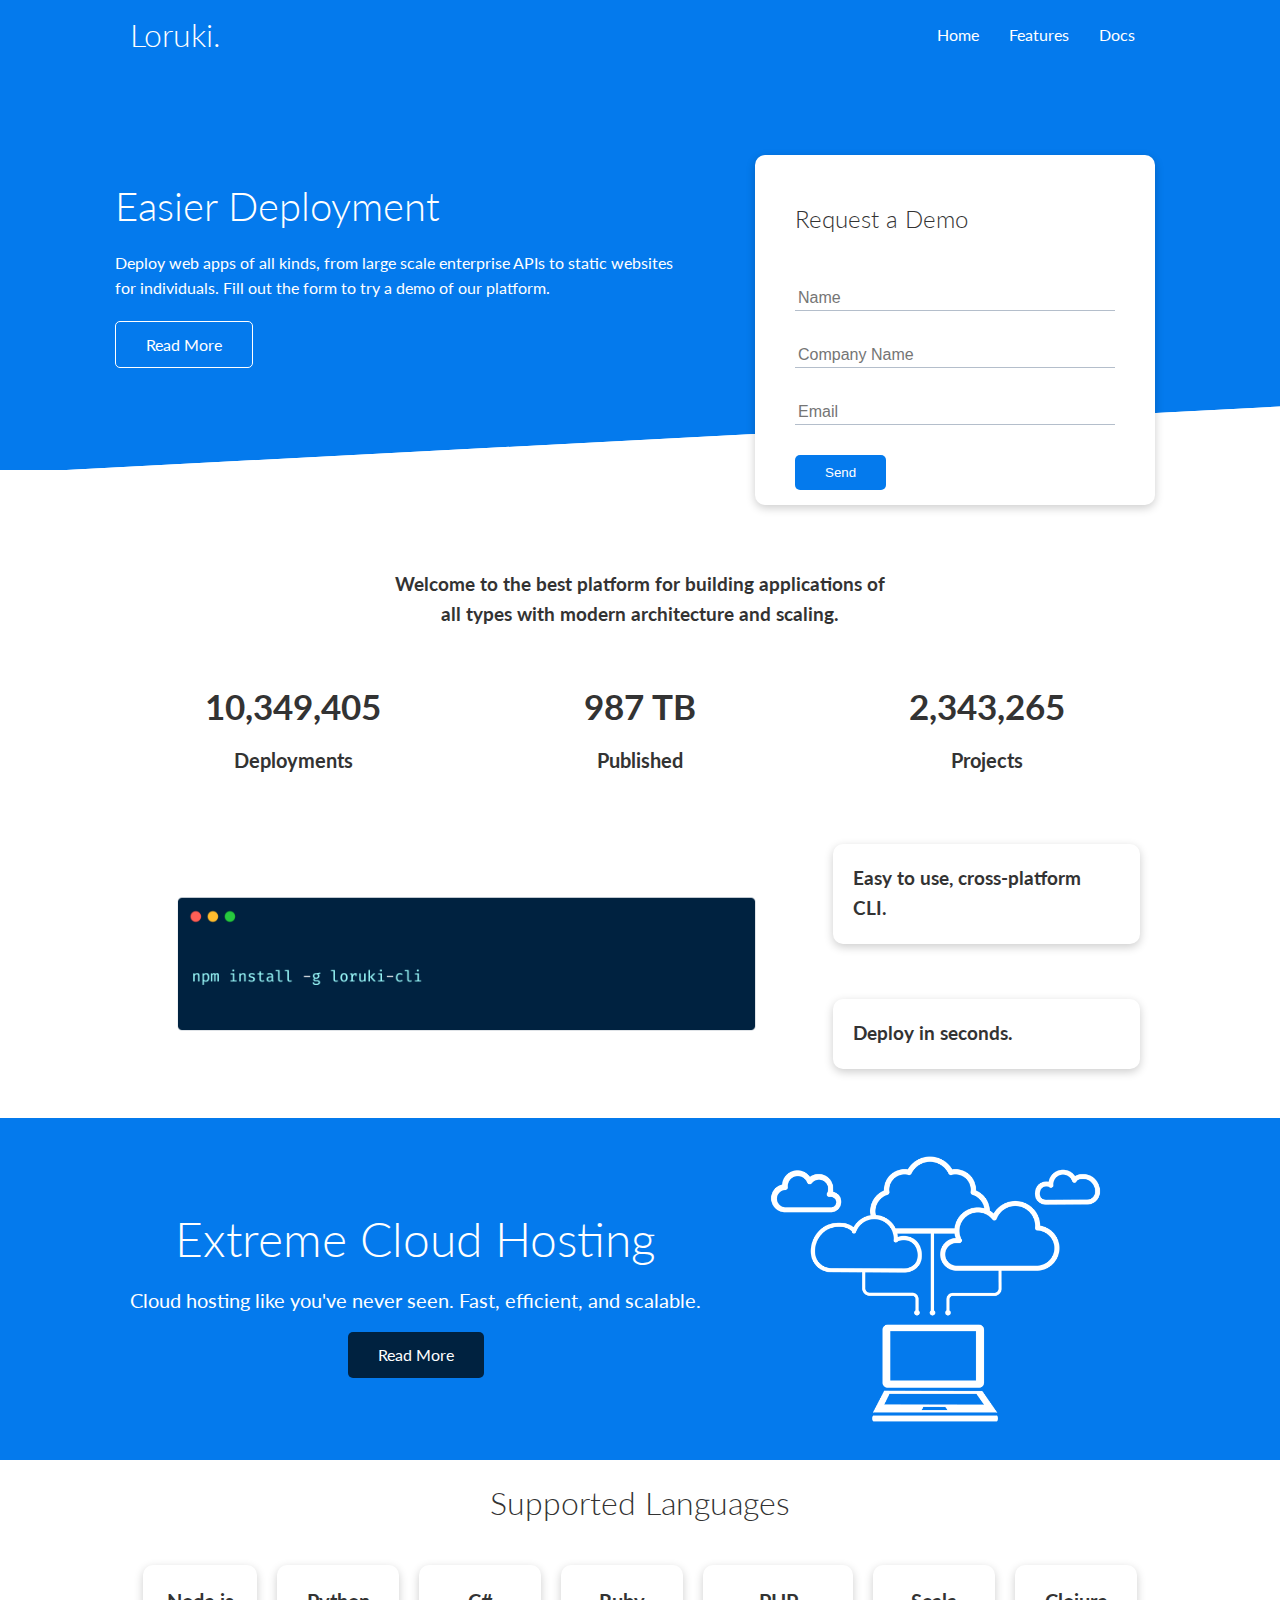
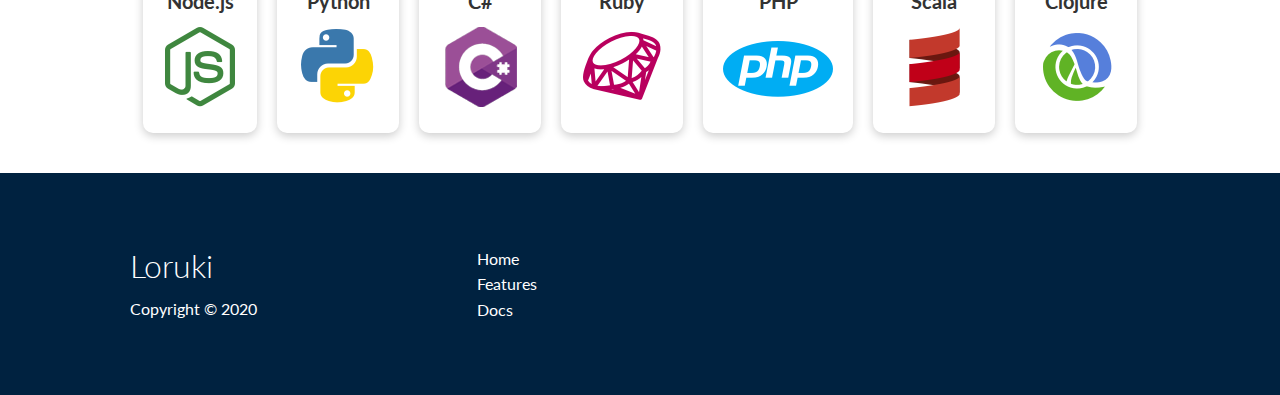
<file: index.html>
<!DOCTYPE html>
<html lang="en">
  <head>
    <meta charset="UTF-8" />
    <meta name="viewport" content="width=device-width, initial-scale=1.0" />
    <link rel="stylesheet" href="css/utilities.css" />
    <link rel="stylesheet" href="css/style.css" />
    <link
      rel="stylesheet"
      href="https://cdnjs.cloudflare.com/ajax/libs/font-awesome/5.15.1/css/all.min.css"
      integrity="sha512-+4zCK9k+qNFUR5X+cKL9EIR+ZOhtIloNl9GIKS57V1MyNsYpYcUrUeQc9vNfzsWfV28IaLL3i96P9sdNyeRssA=="
      crossorigin="anonymous"
    />
    <title>Loruki | Cloud Hosting for Everyone</title>
  </head>
  <body>
    <!-- Navbar -->
    <div class="navbar">
      <div class="container flex">
        <h1 class="logo">Loruki.</h1>
        <nav>
          <ul>
            <li><a href="index.html">Home</a></li>
            <li><a href="features.html">Features</a></li>
            <li><a href="docs.html">Docs</a></li>
          </ul>
        </nav>
      </div>
    </div>

    <!-- Showcase -->
    <section class="showcase">
      <div class="container grid">
        <div class="showcase-text">
          <h1>Easier Deployment</h1>
          <p>
            Deploy web apps of all kinds, from large scale enterprise APIs to
            static websites for individuals. Fill out the form to try a demo of
            our platform.
          </p>
          <a href="features.html" class="btn btn-outline">Read More</a>
        </div>
        <div class="showcase-form card">
          <h2>Request a Demo</h2>
          <form
            name="contact"
            netlify-honeypot="bot-field"
            method="POST"
            data-netlify="true"
          >
            <input type="hidden" name="form-name" value="contact" />
            <p class="hidden">
              <label
                >Don’t fill this out if you're human: <input name="bot-field"
              /></label>
            </p>
            <div class="form-control">
              <input type="text" name="name" placeholder="Name" required />
            </div>
            <div class="form-control">
              <input
                type="text"
                name="company"
                placeholder="Company Name"
                required
              />
            </div>
            <div class="form-control">
              <input type="email" name="email" placeholder="Email" required />
            </div>
            <input type="submit" value="Send" class="btn btn-primary" />
          </form>
        </div>
      </div>
    </section>
    <!-- Stats  -->
    <section class="stats">
      <div class="container">
        <h3 class="stats-heading text-center my-1">
          Welcome to the best platform for building applications of all types
          with modern architecture and scaling.
        </h3>

        <div class="grid grid-3 text-center my-4">
          <div>
            <i class="fas fa-server fa-3x"></i>
            <h3>10,349,405</h3>
            <p class="text-secondary">Deployments</p>
          </div>
          <div>
            <i class="fas fa-upload fa-3x"></i>
            <h3>987 TB</h3>
            <p class="text-secondary">Published</p>
          </div>
          <div>
            <i class="fas fa-project-diagram fa-3x"></i>
            <h3>2,343,265</h3>
            <p class="text-secondary">Projects</p>
          </div>
        </div>
      </div>
    </section>

    <!-- CLI  -->
    <section class="cli">
      <div class="container grid">
        <img src="images/cli.png" alt="CLI Image" />
        <div class="card">
          <h3>Easy to use, cross-platform CLI.</h3>
        </div>
        <div class="card">
          <h3>Deploy in seconds.</h3>
        </div>
      </div>
    </section>

    <!-- Cloud  -->
    <section class="cloud bg-primary my-2 py-2">
      <div class="container grid">
        <div class="text-center">
          <h2 class="text-lg">Extreme Cloud Hosting</h2>
          <p class="lead my-1">
            Cloud hosting like you've never seen. Fast, efficient, and scalable.
          </p>
          <a href="features.html" class="btn btn-dark">Read More</a>
        </div>
        <img src="images/cloud.png" alt="Cloud" />
      </div>
    </section>

    <!-- Languages -->
    <section class="languages">
      <h2 class="text-md text-center my-2">Supported Languages</h2>
      <div class="container flex">
        <div class="card">
          <h4>Node.js</h4>
          <img src="images/logos/node.png" alt="Node.js" />
        </div>
        <div class="card">
          <h4>Python</h4>
          <img src="images/logos/python.png" alt="Python" />
        </div>
        <div class="card">
          <h4>C#</h4>
          <img src="images/logos/csharp.png" alt="C#" />
        </div>
        <div class="card">
          <h4>Ruby</h4>
          <img src="images/logos/ruby.png" alt="Ruby" />
        </div>
        <div class="card">
          <h4>PHP</h4>
          <img src="images/logos/php.png" alt="PHP" />
        </div>
        <div class="card">
          <h4>Scala</h4>
          <img src="images/logos/scala.png" alt="Scala" />
        </div>
        <div class="card">
          <h4>Clojure</h4>
          <img src="images/logos/clojure.png" alt="Clojure" />
        </div>
      </div>
    </section>

    <!-- Footer -->

    <footer class="footer bg-dark py-5">
      <div class="container grid grid-3">
        <div>
          <h1>Loruki</h1>
          <p>Copyright &copy; 2020</p>
        </div>

        <nav>
          <ul>
            <li><a href="index.html">Home</a></li>
            <li><a href="features.html">Features</a></li>
            <li><a href="docs.html">Docs</a></li>
          </ul>
        </nav>

        <div class="social">
          <a href="#"><i class="fab fa-github fa-2x"></i></a>
          <a href="#"><i class="fab fa-facebook fa-2x"></i></a>
          <a href="#"><i class="fab fa-instagram fa-2x"></i></a>
          <a href="#"><i class="fab fa-twitter fa-2x"></i></a>
        </div>
      </div>
    </footer>
  </body>
</html>
</file>
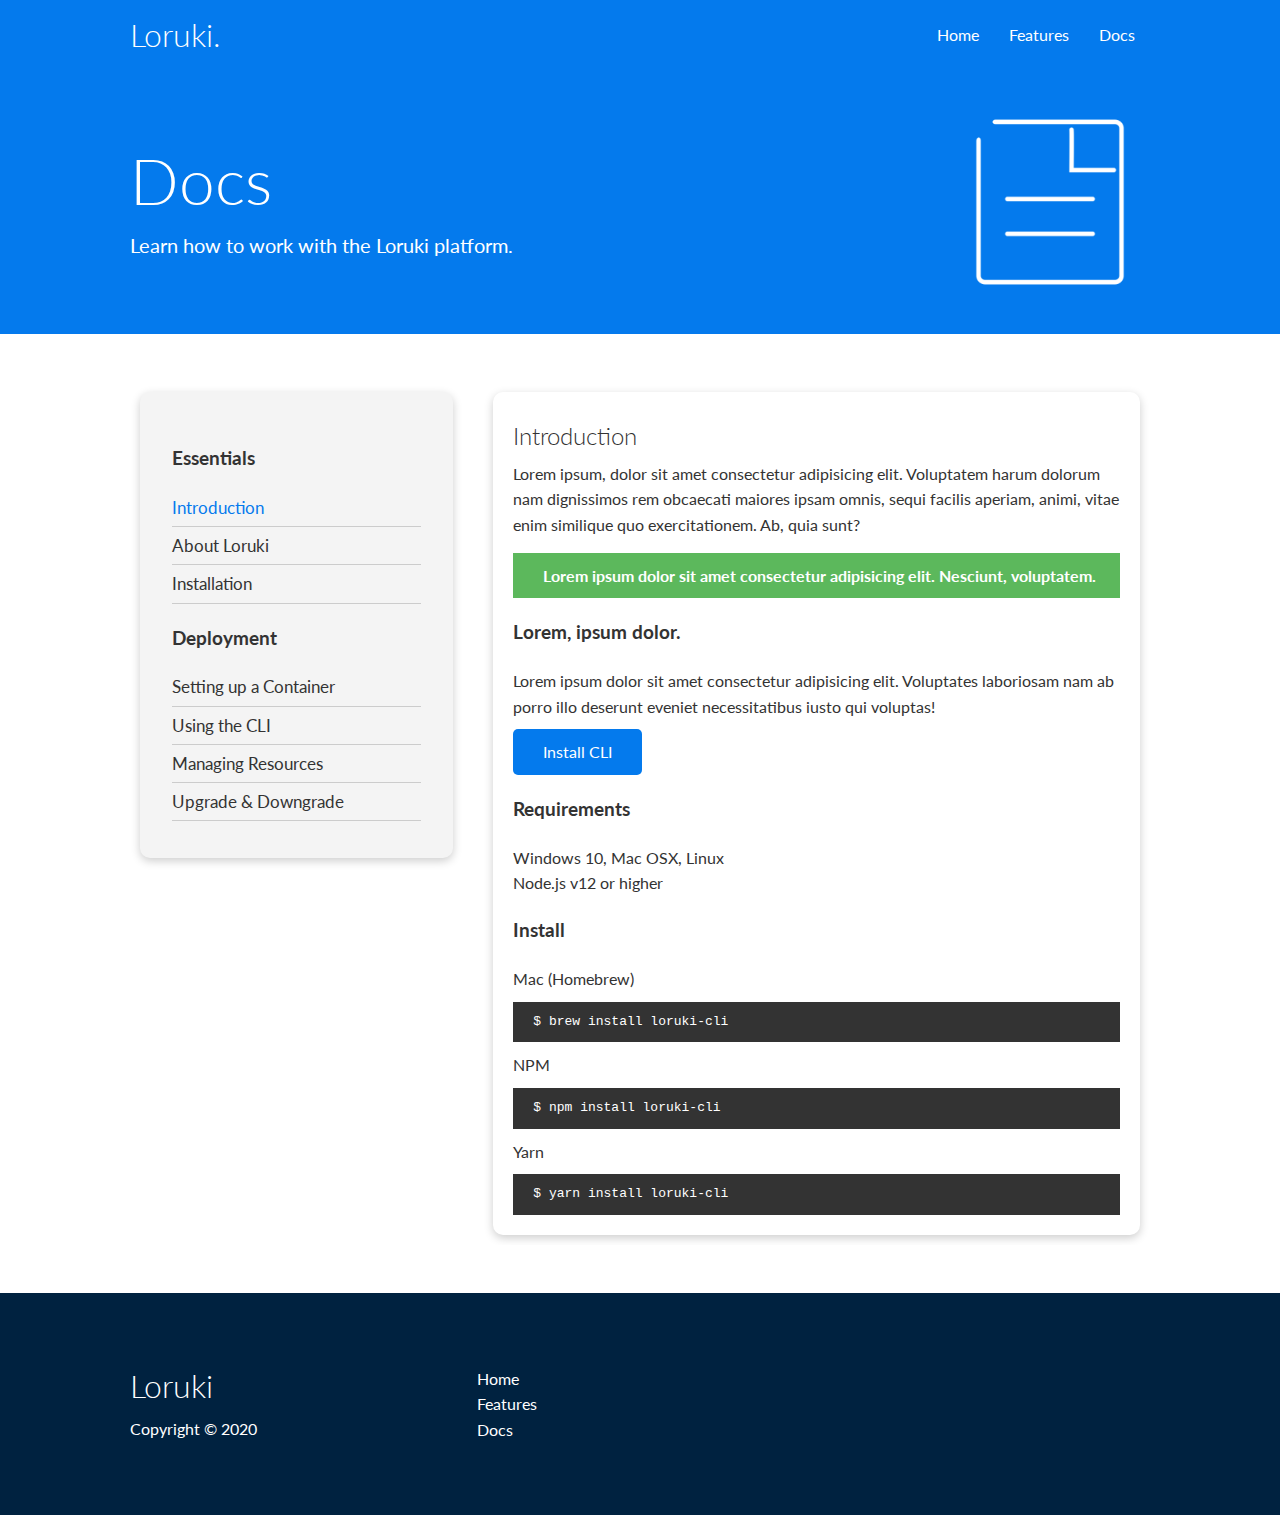
<file: docs.html>
<!DOCTYPE html>
<html lang="en">
  <head>
    <meta charset="UTF-8" />
    <meta name="viewport" content="width=device-width, initial-scale=1.0" />
    <link rel="stylesheet" href="css/utilities.css" />
    <link rel="stylesheet" href="css/style.css" />
    <link
      rel="stylesheet"
      href="https://cdnjs.cloudflare.com/ajax/libs/font-awesome/5.15.1/css/all.min.css"
      integrity="sha512-+4zCK9k+qNFUR5X+cKL9EIR+ZOhtIloNl9GIKS57V1MyNsYpYcUrUeQc9vNfzsWfV28IaLL3i96P9sdNyeRssA=="
      crossorigin="anonymous"
    />
    <title>Loruki | Cloud Hosting for Everyone</title>
  </head>
  <body>
    <!-- Navbar -->
    <div class="navbar">
      <div class="container flex">
        <h1 class="logo">Loruki.</h1>
        <nav>
          <ul>
            <li><a href="index.html">Home</a></li>
            <li><a href="features.html">Features</a></li>
            <li><a href="docs.html">Docs</a></li>
          </ul>
        </nav>
      </div>
    </div>

    <!-- Header  -->
    <section class="docs-header bg-primary py-3">
      <div class="container grid">
        <div>
          <h1 class="text-xl">Docs</h1>
          <p class="lead">Learn how to work with the Loruki platform.</p>
        </div>
        <img src="images/docs.png" alt="Server" />
      </div>
    </section>

    <!-- Main -->
    <section class="docs-main my-4">
      <div class="container grid">
        <div class="card bg-light p-3">
          <h3 class="my-2">Essentials</h3>
          <nav>
            <ul>
              <li><a href="#" class="text-primary">Introduction</a></li>
              <li><a href="#">About Loruki</a></li>
              <li><a href="#">Installation</a></li>
            </ul>
          </nav>
          <h3 class="my-2">Deployment</h3>
          <nav>
            <ul>
              <li><a href="#">Setting up a Container</a></li>
              <li><a href="#">Using the CLI</a></li>
              <li><a href="#">Managing Resources</a></li>
              <li><a href="#">Upgrade & Downgrade</a></li>
            </ul>
          </nav>
        </div>
        <div class="card">
          <h2>Introduction</h2>
          <p>
            Lorem ipsum, dolor sit amet consectetur adipisicing elit. Voluptatem
            harum dolorum nam dignissimos rem obcaecati maiores ipsam omnis,
            sequi facilis aperiam, animi, vitae enim similique quo
            exercitationem. Ab, quia sunt?
          </p>
          <div class="alert alert-success">
            <i class="fas fa-info"></i>Lorem ipsum dolor sit amet consectetur
            adipisicing elit. Nesciunt, voluptatem.
          </div>

          <h3>Lorem, ipsum dolor.</h3>
          <p>
            Lorem ipsum dolor sit amet consectetur adipisicing elit. Voluptates
            laboriosam nam ab porro illo deserunt eveniet necessitatibus iusto
            qui voluptas!
          </p>
          <a href="#" class="btn btn-primary">Install CLI</a>

          <h3>Requirements</h3>
          <ul>
            <li>Windows 10, Mac OSX, Linux</li>
            <li>Node.js v12 or higher</li>
          </ul>

          <h3>Install</h3>
          <p>Mac (Homebrew)</p>
          <pre><code>$ brew install loruki-cli</code></pre>
          <p>NPM</p>
          <pre><code>$ npm install loruki-cli</code></pre>
          <p>Yarn</p>
          <pre><code>$ yarn install loruki-cli</code></pre>
        </div>
      </div>
    </section>

    <!-- Footer -->

    <footer class="footer bg-dark py-5">
      <div class="container grid grid-3">
        <div>
          <h1>Loruki</h1>
          <p>Copyright &copy; 2020</p>
        </div>

        <nav>
          <ul>
            <li><a href="index.html">Home</a></li>
            <li><a href="features.html">Features</a></li>
            <li><a href="docs.html">Docs</a></li>
          </ul>
        </nav>

        <div class="social">
          <a href="#"><i class="fab fa-github fa-2x"></i></a>
          <a href="#"><i class="fab fa-facebook fa-2x"></i></a>
          <a href="#"><i class="fab fa-instagram fa-2x"></i></a>
          <a href="#"><i class="fab fa-twitter fa-2x"></i></a>
        </div>
      </div>
    </footer>
  </body>
</html>
</file>
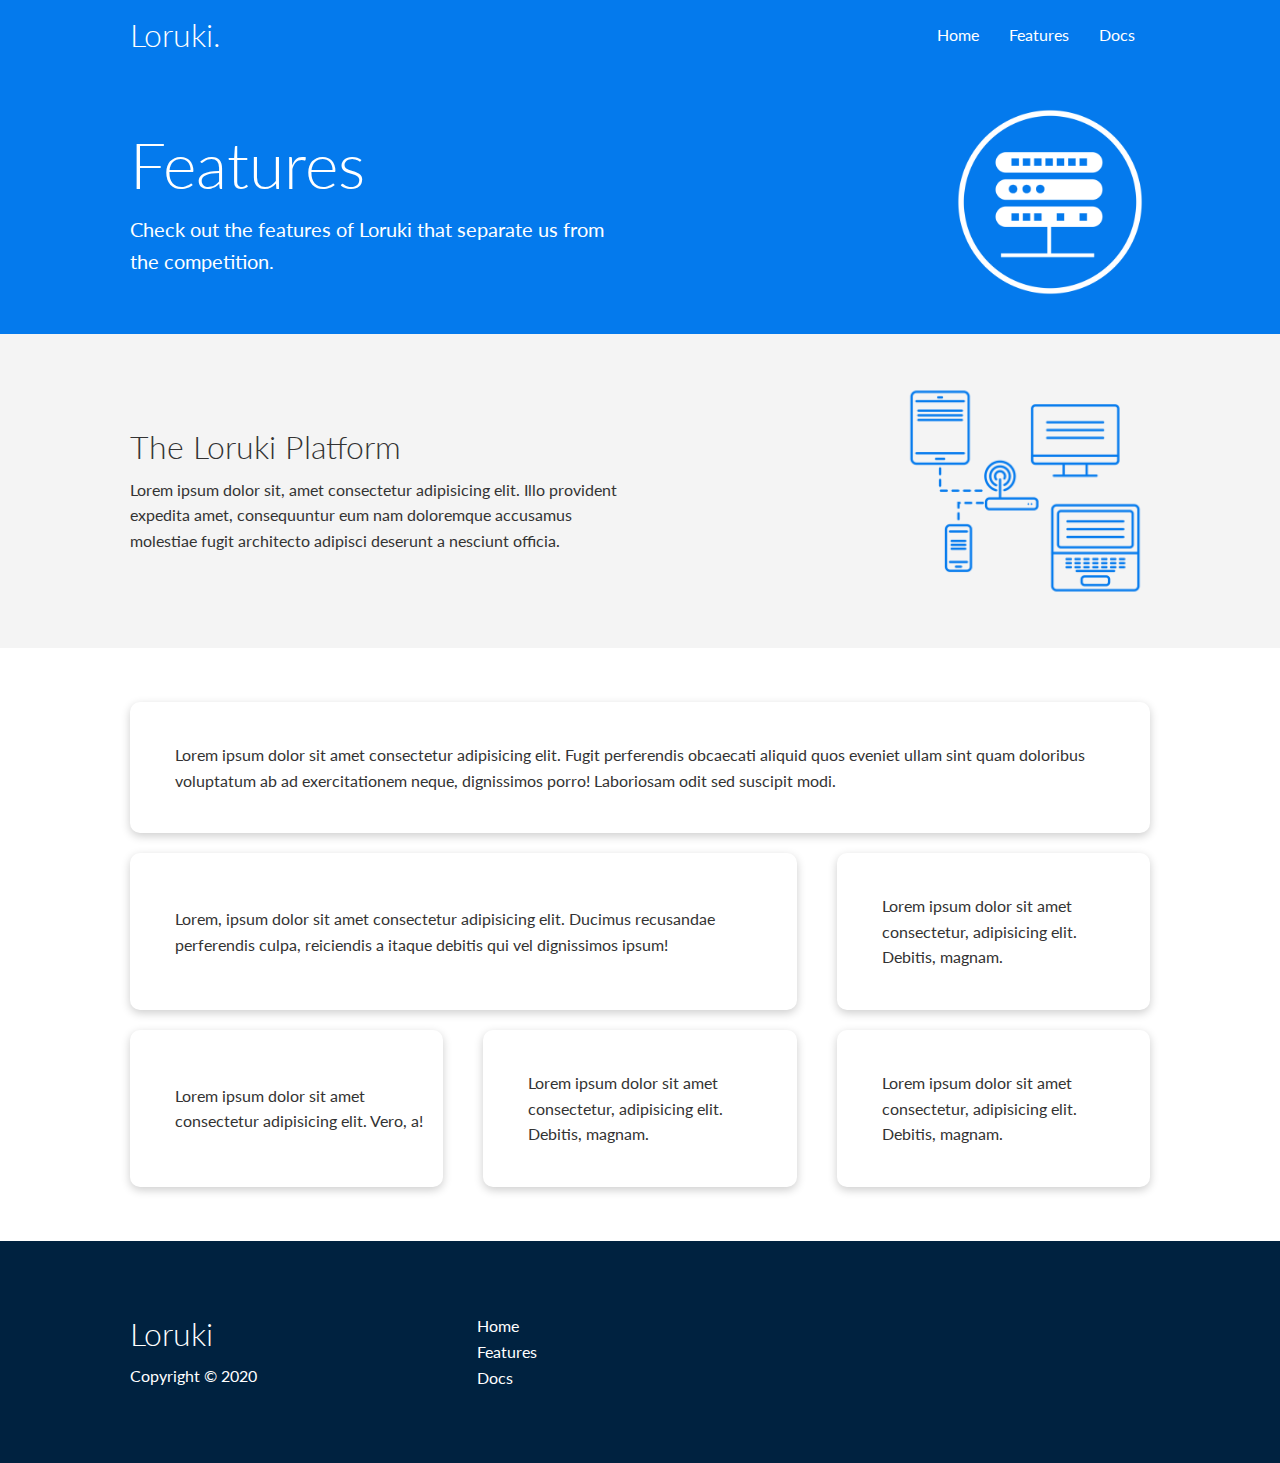
<file: features.html>
<!DOCTYPE html>
<html lang="en">
  <head>
    <meta charset="UTF-8" />
    <meta name="viewport" content="width=device-width, initial-scale=1.0" />
    <link rel="stylesheet" href="css/utilities.css" />
    <link rel="stylesheet" href="css/style.css" />
    <link
      rel="stylesheet"
      href="https://cdnjs.cloudflare.com/ajax/libs/font-awesome/5.15.1/css/all.min.css"
      integrity="sha512-+4zCK9k+qNFUR5X+cKL9EIR+ZOhtIloNl9GIKS57V1MyNsYpYcUrUeQc9vNfzsWfV28IaLL3i96P9sdNyeRssA=="
      crossorigin="anonymous"
    />
    <title>Loruki | Cloud Hosting for Everyone</title>
  </head>
  <body>
    <!-- Navbar -->
    <div class="navbar">
      <div class="container flex">
        <h1 class="logo">Loruki.</h1>
        <nav>
          <ul>
            <li><a href="index.html">Home</a></li>
            <li><a href="features.html">Features</a></li>
            <li><a href="docs.html">Docs</a></li>
          </ul>
        </nav>
      </div>
    </div>

    <!-- Header  -->
    <section class="features-header bg-primary py-3">
      <div class="container grid">
        <div>
          <h1 class="text-xl">Features</h1>
          <p class="lead">
            Check out the features of Loruki that separate us from the
            competition.
          </p>
        </div>
        <img src="images/server.png" alt="Server" />
      </div>
    </section>

    <!-- Sub-header -->
    <section class="features-subheader bg-light py-3">
      <div class="container grid">
        <div>
          <h1 class="text-md">The Loruki Platform</h1>
          <p>
            Lorem ipsum dolor sit, amet consectetur adipisicing elit. Illo
            provident expedita amet, consequuntur eum nam doloremque accusamus
            molestiae fugit architecto adipisci deserunt a nesciunt officia.
          </p>
        </div>
        <img src="images/server2.png" alt="Server" />
      </div>
    </section>

    <!-- Main -->
    <section class="features-main my-2">
      <div class="container grid grid-3">
        <div class="card flex">
          <i class="fas fa-server fa-3x"></i>
          <p>
            Lorem ipsum dolor sit amet consectetur adipisicing elit. Fugit
            perferendis obcaecati aliquid quos eveniet ullam sint quam doloribus
            voluptatum ab ad exercitationem neque, dignissimos porro! Laboriosam
            odit sed suscipit modi.
          </p>
        </div>
        <div class="card flex">
          <i class="fas fa-network-wired fa-3x"></i>
          <p>
            Lorem, ipsum dolor sit amet consectetur adipisicing elit. Ducimus
            recusandae perferendis culpa, reiciendis a itaque debitis qui vel
            dignissimos ipsum!
          </p>
        </div>
        <div class="card flex">
          <i class="fas fa-laptop-code fa-3x"></i>
          <p>
            Lorem ipsum dolor sit amet consectetur, adipisicing elit. Debitis,
            magnam.
          </p>
        </div>
        <div class="card flex">
          <i class="fas fa-database fa-3x"></i>
          <p>
            Lorem ipsum dolor sit amet consectetur adipisicing elit. Vero, a!
          </p>
        </div>
        <div class="card flex">
          <i class="fas fa-power-off fa-3x"></i>
          <p>
            Lorem ipsum dolor sit amet consectetur, adipisicing elit. Debitis,
            magnam.
          </p>
        </div>
        <div class="card flex">
          <i class="fas fa-upload fa-3x"></i>
          <p>
            Lorem ipsum dolor sit amet consectetur, adipisicing elit. Debitis,
            magnam.
          </p>
        </div>
      </div>
    </section>

    <!-- Footer -->

    <footer class="footer bg-dark py-5">
      <div class="container grid grid-3">
        <div>
          <h1>Loruki</h1>
          <p>Copyright &copy; 2020</p>
        </div>

        <nav>
          <ul>
            <li><a href="index.html">Home</a></li>
            <li><a href="features.html">Features</a></li>
            <li><a href="docs.html">Docs</a></li>
          </ul>
        </nav>

        <div class="social">
          <a href="#"><i class="fab fa-github fa-2x"></i></a>
          <a href="#"><i class="fab fa-facebook fa-2x"></i></a>
          <a href="#"><i class="fab fa-instagram fa-2x"></i></a>
          <a href="#"><i class="fab fa-twitter fa-2x"></i></a>
        </div>
      </div>
    </footer>
  </body>
</html>
</file>
<file: css/utilities.css>
:root {
  --primary-color: #047aed;
  --secondary-color: ##1c3fa8;
  --dark-color: #002240;
  --light-color: #f4f4f4;
  --text-primary: #fff;
  --text-secondary: #333;
  --success-color: #5cb85c;
  --error-color: #d9534f;
}

.alert {
  background-color: var(--light-color);
  padding: 10px 20px;
  font-weight: bold;
  margin: 15px 0;
}

.alert i {
  margin-right: 10px;
}

.alert-success {
  background-color: var(--success-color);
  color: #fff;
}

.alert-error {
  background-color: var(--error-color);
  color: #fff;
}

.btn {
  display: inline-block;
  padding: 10px 30px;
  cursor: pointer;
  background: var(--primary-color);
  color: var(--text-primary);
  border: none;
  border-radius: 5px;
}

.btn:hover {
  transform: scale(0.98);
}

.card {
  background-color: #fff;
  border-radius: 10px;
  box-shadow: 0 3px 10px rgba(0, 0, 0, 0.2);
  padding: 20px;
  margin: 10px;
  color: #333;
}

.container {
  max-width: 1100px;
  margin: 0 auto;
  overflow: auto;
  padding: 0 40px;
}

.flex {
  display: flex;
  justify-content: center;
  align-items: center;
  height: 100%;
}

.grid {
  display: grid;
  grid-template-columns: repeat(2, 1fr);
  gap: 20px;
  height: 100%;
  justify-content: center;
  align-items: center;
}

.grid-3 {
  grid-template-columns: repeat(3, 1fr);
}

.text-center {
  text-align: center;
}

/* Colors */

.bg-primary {
  background-color: var(--primary-color);
  color: var(--text-primary);
}

.bg-secondary {
  background-color: var(--secondary-color);
  color: var(--text-primary);
}

.bg-dark {
  background-color: var(--dark-color);
  color: var(--text-primary);
}

.bg-light {
  background-color: var(--light-color);
  color: var(--text-secondary);
}

.btn-primary {
  background-color: var(--primary-color);
  color: var(--text-primary);
}

.btn-secondary {
  background-color: var(--secondary-color);
  color: var(--text-primary);
}

.btn-dark {
  background-color: var(--dark-color);
  color: var(--text-primary);
}

.btn-light {
  background-color: var(--light-color);
  color: var(--text-secondary);
}

.btn-outline {
  background-color: transparent;
  border: 1px #fff solid;
}

.text-primary {
  color: var(--primary-color);
}

.text-secondary {
  color: var(--secondary-color);
}

.text-dark {
  color: var(--dark-color);
}

.text-light {
  color: var(--light-color);
}

/* Text sizes  */
.lead {
  font-size: 20px;
}

.text-sm {
  font-size: 1rem;
}

.text-md {
  font-size: 2rem;
}

.text-lg {
  font-size: 3rem;
}

.text-xl {
  font-size: 4rem;
}

/* Margin Utilities  */

.m-0 {
  margin: 0;
}
.m-1 {
  margin: 1rem;
}
.m-2 {
  margin: 1.5rem;
}
.m-3 {
  margin: 2rem;
}
.m-4 {
  margin: 3rem;
}
.m-5 {
  margin: 4rem;
}

.my-0 {
  margin: 0 0;
}
.my-1 {
  margin: 1rem 0;
}
.my-2 {
  margin: 1.5rem 0;
}
.my-3 {
  margin: 2rem 0;
}
.my-4 {
  margin: 3rem 0;
}
.my-5 {
  margin: 4rem 0;
}

.mx-0 {
  margin: 0 0;
}
.mx-1 {
  margin: 0 1rem;
}
.mx-2 {
  margin: 0 1.5rem;
}
.mx-3 {
  margin: 0 2rem;
}
.mx-4 {
  margin: 0 3rem;
}
.mx-5 {
  margin: 0 4rem;
}

/* Padding Utilities  */

.p-0 {
  padding: 0;
}
.p-1 {
  padding: 1rem;
}
.p-2 {
  padding: 1.5rem;
}
.p-3 {
  padding: 2rem;
}
.p-4 {
  padding: 3rem;
}
.p-5 {
  padding: 4rem;
}

.py-0 {
  padding: 0 0;
}
.py-1 {
  padding: 1rem 0;
}
.py-2 {
  padding: 1.5rem 0;
}
.py-3 {
  padding: 2rem 0;
}
.py-4 {
  padding: 3rem 0;
}
.py-5 {
  padding: 4rem 0;
}

.px-0 {
  padding: 0 0;
}
.px-1 {
  padding: 0 1rem;
}
.px-2 {
  padding: 0 1.5rem;
}
.px-3 {
  padding: 0 2rem;
}
.px-4 {
  padding: 0 3rem;
}
.px-5 {
  padding: 0 4rem;
}
</file>
<file: css/style.css>
@import url("https://fonts.googleapis.com/css2?family=Lato:wght@300&display=swap");

:root {
  --primary-color: #047aed;
  --secondary-color: ##1c3fa8;
  --dark-color: #002240;
  --light-color: #f4f4f4;
  --text-primary: #fff;
  --text-secondary: #333;
  --success-color: #5cb85c;
  --error-color: #d9534f;
}

* {
  box-sizing: border-box;
  padding: 0;
  margin: 0;
}

body {
  font-family: "Lato", sans-serif;
  color: #333;
  line-height: 1.6;
}

ul {
  list-style-type: none;
}

a {
  text-decoration: none;
  color: var(--text-secondary);
}

h1,
h2 {
  font-weight: 300;
  line-height: 1.2;
  margin: 10px 0;
}

p {
  margin: 10px 0;
}

img {
  width: 100%;
}

code,
pre {
  background: #333;
  color: #fff;
  padding: 10px;
}

.hidden {
  visibility: hidden;
  height: 0;
}
/* Navbar */

.navbar {
  background-color: var(--primary-color);
  color: var(--text-primary);
  height: 70px;
}

.navbar .flex {
  justify-content: space-between;
}

.navbar ul {
  display: flex;
}

.navbar a {
  color: var(--text-primary);
  padding: 10px;
  margin: 0 5px;
}

.navbar a:hover {
  font-weight: bold;
}

/* Showcase */

.showcase {
  height: 400px;
  background-color: var(--primary-color);
  color: var(--text-primary);
  position: relative;
}

.showcase h1 {
  font-size: 40px;
}

.showcase p {
  margin: 20px 0;
}

.showcase .grid {
  grid-template-columns: 55% 45%;
  gap: 30px;
  overflow: visible;
}

.showcase-text {
  animation: slideInFromLeft 1.5s ease-in;
}

.showcase-form {
  position: relative;
  top: 60px;
  height: 350px;
  width: 400px;
  padding: 40px;
  z-index: 100;
  justify-self: flex-end;
  animation: slideInFromRight 1.5s ease-in;
}

.showcase-form .form-control {
  margin: 30px 0;
}

.showcase-form input[type="text"],
.showcase-form input[type="email"] {
  border: 0;
  border-bottom: 1px solid #b4becb;
  width: 100%;
  padding: 3px;
  font-size: 16px;
}

.showcase-form input:focus {
  outline: none;
}

.showcase::before,
.showcase::after {
  content: "";
  position: absolute;
  height: 100px;
  bottom: -70px;
  right: 0;
  left: 0;
  background: #fff;
  transform: skewY(-3deg);
  -webkit-transform: skewY(-3deg);
  -moz-transform: skewY(-3deg);
  -ms-transform: skewY(-3deg);
}

/* Stats */

.stats {
  padding-top: 100px;
  animation: slideInFromBottom 1.5s ease-in;
}

.stats-heading {
  max-width: 500px;
  margin: auto;
}

.stats .grid h3 {
  font-size: 35px;
}

.stats .grid p {
  font-size: 20px;
  font-weight: bold;
}

/* CLI  */

.cli .grid {
  grid-template-columns: repeat(3, 1fr);
  grid-template-rows: repeat(2, 1fr);
}

.cli .grid > *:first-child {
  grid-column: 1 / span 2;
  grid-row: 1 / span 2;
}

/* Cloud  */

.cloud .grid {
  grid-template-columns: 4fr 3fr;
}

/* Lanuages  */

.languages .flex {
  flex-wrap: wrap;
}

.languages .card {
  text-align: center;
  margin: 18px 10px 40px;
  transition: transform 0.2s ease-in;
}

.languages .card h4 {
  font-size: 20px;
  margin-bottom: 10px;
}

.languages .card:hover {
  transform: translateY(-15px);
}

/* Features */

.features-header img {
  width: 200px;
  justify-self: flex-end;
}

.features-subheader img {
  width: 250px;
  justify-self: flex-end;
}

.features-main .card > i {
  margin-right: 25px;
}

.features-main .grid {
  padding: 30px;
}

.features-main .grid > *:first-child {
  grid-column: 1 / span 3;
}

.features-main .grid > *:nth-child(2) {
  grid-column: 1 / span 2;
}

/* Docs */

.docs-header img {
  width: 200px;
  justify-self: flex-end;
}

.docs-main h3 {
  margin: 20px 0;
}

.docs-main .grid {
  grid-template-columns: 1fr 2fr;
  align-items: flex-start;
}

.docs-main nav li {
  font-size: 17px;
  padding-bottom: 5px;
  margin-bottom: 5px;
  border-bottom: 1px #ccc solid;
}

.docs-main a:hover {
  font-weight: bold;
}

/* Footer  */

.footer a {
  color: #fff;
}
.footer .social a {
  margin: 0 10px;
}

/* Animations */

@keyframes slideInFromLeft {
  0% {
    transform: translateX(-100%);
  }
  100% {
    transform: translateX(0);
  }
}

@keyframes slideInFromRight {
  0% {
    transform: translateX(100%);
  }
  100% {
    transform: translateX(0);
  }
}

@keyframes slideInFromTop {
  0% {
    transform: translateY(-100%);
  }
  100% {
    transform: translateY(0);
  }
}

@keyframes slideInFromBottom {
  0% {
    transform: translateY(100%);
  }
  100% {
    transform: translateY(0);
  }
}

/* Media Queries  */

/* Tablets and under */

@media (max-width: 768px) {
  .grid,
  .showcase .grid,
  .stats .grid,
  .cli .grid,
  .cloud .grid,
  .features-main .grid,
  .docs-main .grid {
    grid-template-columns: 1fr;
    grid-template-rows: 1fr;
  }

  .showcase {
    height: auto;
  }

  .showcase-text {
    text-align: center;
    margin-top: 40px;
  }
  .showcase-form {
    justify-self: center;
    margin: auto;
  }
  .cli .grid > *:first-child {
    grid-column: 1;
    grid-row: 1;
  }
  .features-header,
  .features-subheader,
  .docs-head {
    text-align: center;
  }
  .features-header img,
  .features-subheader img,
  .docs-header img {
    justify-self: center;
  }

  .features-main .grid > *:first-child,
  .features-main .grid > *:nth-child(2) {
    grid-column: 1;
  }
}

/* Mobile  */

@media (max-width: 500px) {
  .navbar {
    height: 110px;
  }

  .navbar .flex {
    flex-direction: column;
  }

  .navbar ul {
    padding: 10px;
    background-color: rgba(0, 0, 0, 0.1);
  }
}
</file>
